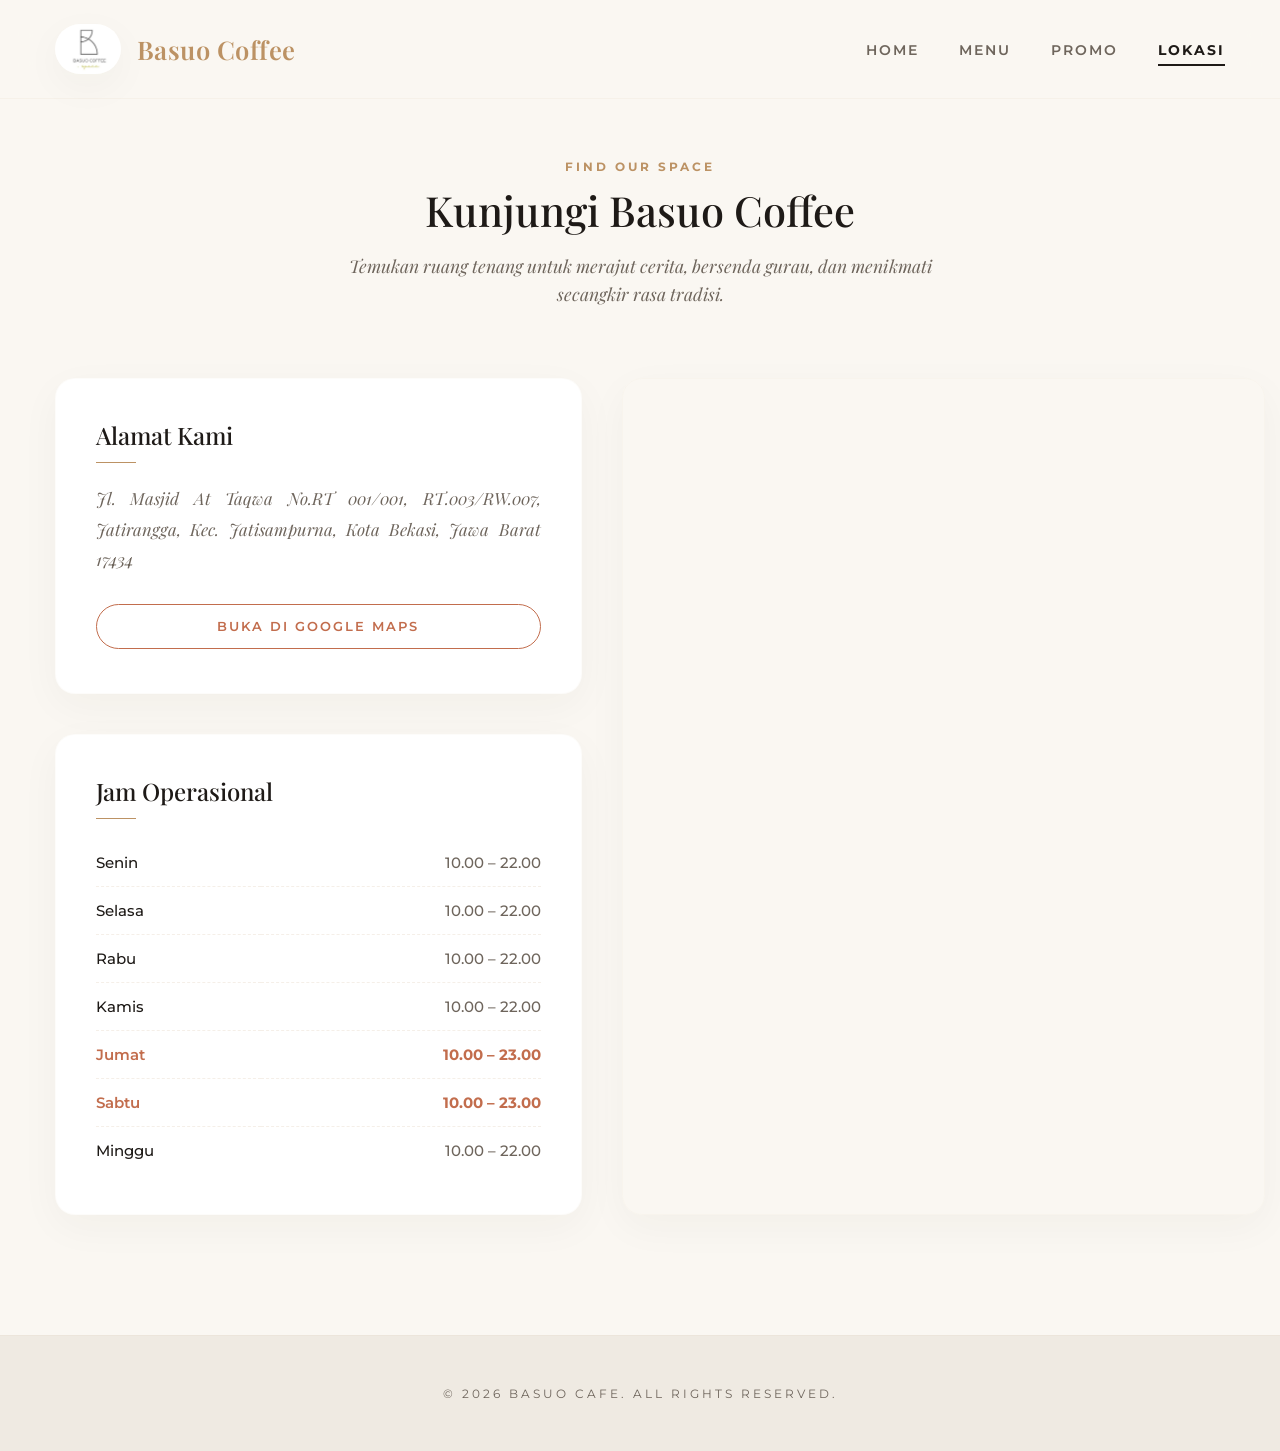
<file: location.html>
<!DOCTYPE html>
<html lang="id">
<head>
    <meta charset="UTF-8">
    <meta name="viewport" content="width=device-width, initial-scale=1.0">
    <title>Basuo Coffee | Modern Luxury Location</title>
    <!-- Google Fonts Premium Combination -->
    <link href="https://fonts.googleapis.com/css2?family=Montserrat:wght@300;400;500;600;700&family=Playfair+Display:ital,wght@0,400;0,500;0,600;1,400&display=swap" rel="stylesheet">
    <link rel="stylesheet" href="locationstyle.css">
</head>
<body>
    
    <!-- INTERACTIVE LUXURY HEADER -->
    <header id="main-header">
        <div class="header-container">
            <div class="brand">
                <div class="logo-wrapper">
                    <img src="logo.jpg" class="logo" alt="Logo Cafe Basuo" title="Logo Cafe Basuo">
                </div>
                <h1>Basuo Coffee</h1>
            </div>
            <button class="menu-toggle" aria-label="Toggle Navigation" id="menu-toggle">
                <span></span>
                <span></span>
            </button>
            <nav aria-label="Navigasi Utama" id="nav-menu">
                <ul class="nav-list">
                    <li><a class="nav-link" href="index.html">Home</a></li>
                    <li><a class="nav-link" href="menu.html">Menu</a></li>
                    <li><a class="nav-link" href="promo.html">Promo</a></li>
                    <li><a class="nav-link aktif" href="location.html">Lokasi</a></li>
                </ul>
            </nav>
        </div>
    </header>

    <main class="location-container">
        
        <!-- HEADER TITLE SECTION -->
        <section class="location-title-section reveal">
            <span class="sub-title">Find Our Space</span>
            <h2 class="page-title">Kunjungi Basuo Coffee</h2>
            <p class="location-subtitle">Temukan ruang tenang untuk merajut cerita, bersenda gurau, dan menikmati secangkir rasa tradisi.</p>
        </section>
        
        <div class="location-content">
            <!-- LEFT COLUMN: INFO CARDS -->
            <div class="info-block reveal">
                <article class="address-card">
                    <div class="card-icon-header">
                        <h3>Alamat Kami</h3>
                    </div>
                    <p>Jl. Masjid At Taqwa No.RT 001/001, RT.003/RW.007, Jatirangga, Kec. Jatisampurna, Kota Bekasi, Jawa Barat 17434</p>
                    <a href="https://maps.google.com/?q=Basuo+Coffee+Jatisampurna" target="_blank" class="maps-btn">
                        <span>Buka di Google Maps</span>
                    </a>
                </article>

                <article class="hours-card">
                    <div class="card-icon-header">
                        <h3>Jam Operasional</h3>
                    </div>
                    <table class="hours-table">
                        <tbody>
                            <tr><td>Senin</td><td class="time">10.00 – 22.00</td></tr>
                            <tr><td>Selasa</td><td class="time">10.00 – 22.00</td></tr>
                            <tr><td>Rabu</td><td class="time">10.00 – 22.00</td></tr>
                            <tr><td>Kamis</td><td class="time">10.00 – 22.00</td></tr>
                            <tr><td class="highlight-day">Jumat</td><td class="time text-highlight">10.00 – 23.00</td></tr>
                            <tr><td class="highlight-day">Sabtu</td><td class="time text-highlight">10.00 – 23.00</td></tr>
                            <tr><td>Minggu</td><td class="time">10.00 – 22.00</td></tr>
                        </tbody>
                    </table>
                </article>
            </div>

            <!-- RIGHT COLUMN: INTERACTIVE EMBED MAP -->
            <div class="map-block reveal">
                <iframe 
                    src="https://www.google.com/maps/embed?pb=!1m18!1m12!1m3!1d3965.344445892558!2d106.9198642!3d-6.3494012!2m3!1f0!2f0!3f0!3m2!1i1024!2i768!4f13.1!3m3!1m2!1s0x2e69931b6df35c43%3A0x6342bc2e30777fa1!2sJatirangga%2C%20Kec.%20Jatisampurna%2C%20Kota%20Bks%2C%20Jawa%20Barat!5e0!3m2!1sid!2sid!4v1717700000000!5m2!1sid!2sid" 
                    allowfullscreen="" 
                    loading="lazy" 
                    referrerpolicy="no-referrer-when-downgrade"
                    title="Peta Lokasi Google Maps Basuo Coffee">
                </iframe>
            </div>
        </div>
    </main>

    <!-- CLEAN SYSTEM FOOTER -->
    <footer>
        <p>&copy; 2026 BASUO CAFE. ALL RIGHTS RESERVED.</p>
    </footer>

    <!-- Script Terintegrasi untuk Hamburger Menu & Scroll Animation -->
    <script src="script.js"></script>
</body>
</html>
</file>
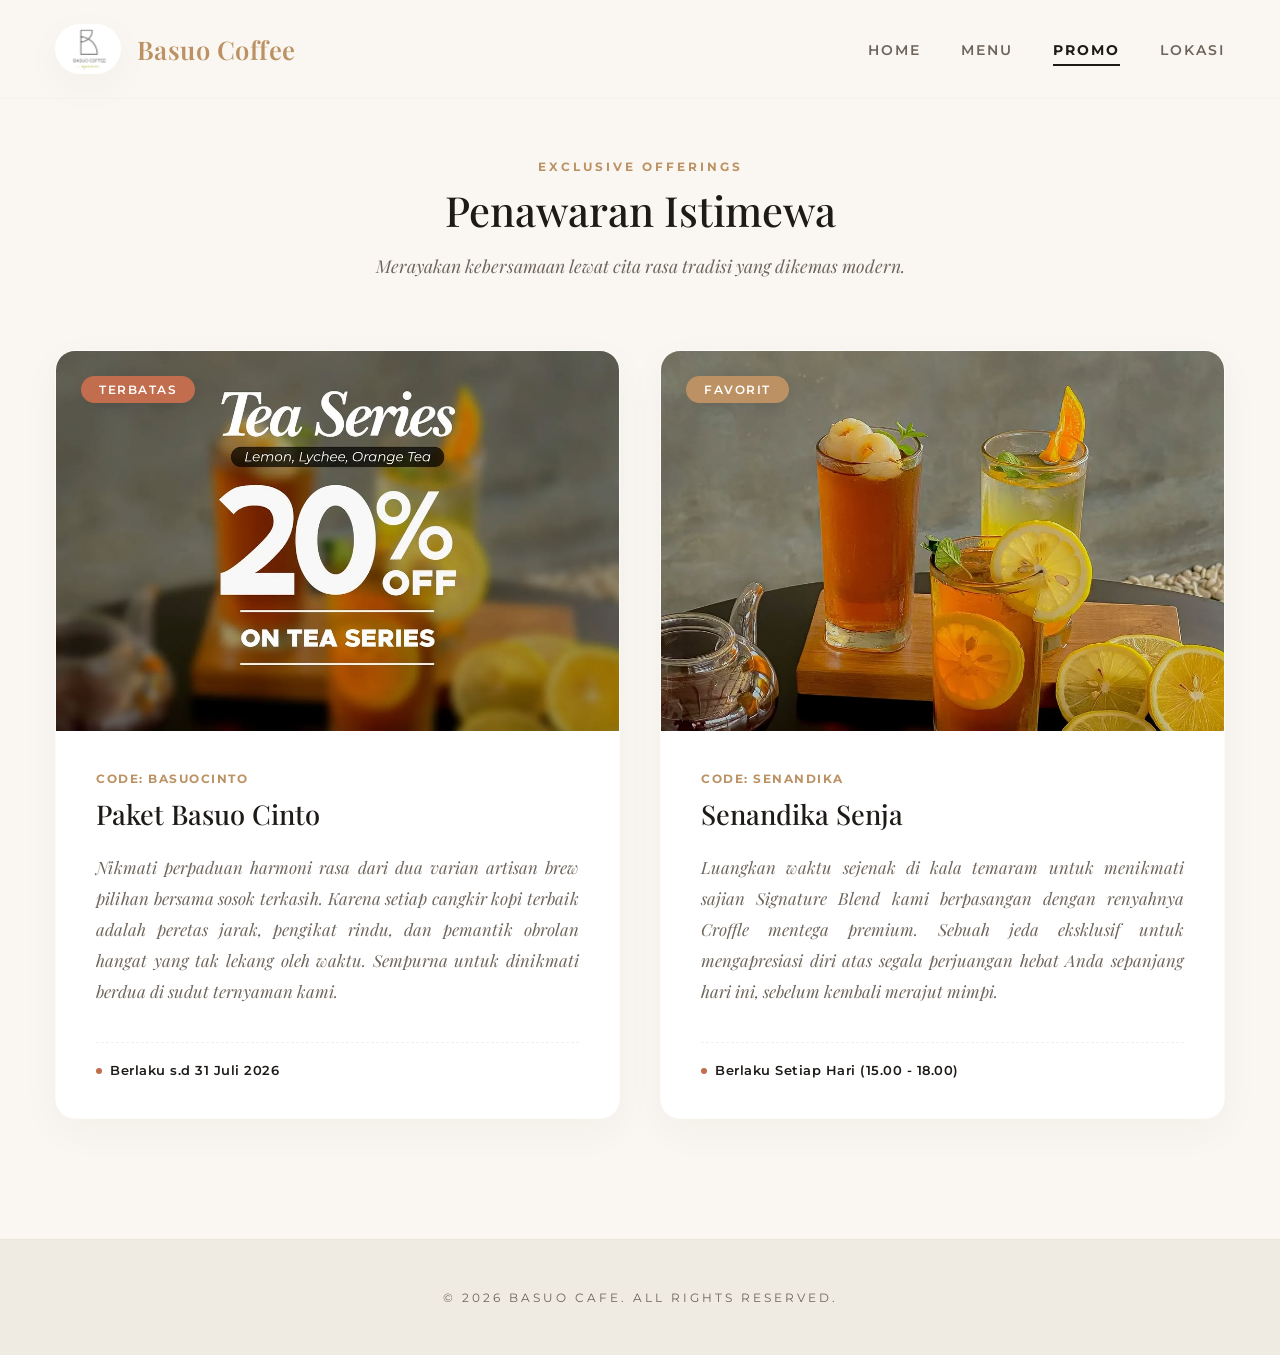
<file: promo.html>
<!DOCTYPE html>
<html lang="id">
<head>
    <meta charset="UTF-8">
    <meta name="viewport" content="width=device-width, initial-scale=1.0">
    <title>Basuo Coffee | Modern Luxury Promo</title>
    <!-- Google Fonts Premium Combination -->
    <link href="https://fonts.googleapis.com/css2?family=Montserrat:wght@300;400;500;600;700&family=Playfair+Display:ital,wght@0,400;0,500;0,600;1,400&display=swap" rel="stylesheet">
    <link rel="stylesheet" href="promostyle.css">
</head>
<body>
    
    <!-- INTERACTIVE LUXURY HEADER -->
    <header id="main-header">
        <div class="header-container">
            <div class="brand">
                <div class="logo-wrapper">
                    <img src="logo.jpg" class="logo" alt="Logo Cafe Basuo" title="Logo Cafe Basuo">
                </div>
                <h1>Basuo Coffee</h1>
            </div>
            <button class="menu-toggle" aria-label="Toggle Navigation" id="menu-toggle">
                <span></span>
                <span></span>
            </button>
            <nav aria-label="Navigasi Utama" id="nav-menu">
                <ul class="nav-list">
                    <li><a class="nav-link" href="index.html">Home</a></li>
                    <li><a class="nav-link" href="menu.html">Menu</a></li>
                    <li><a class="nav-link aktif" href="promo.html">Promo</a></li>
                    <li><a class="nav-link" href="location.html">Lokasi</a></li>
                </ul>
            </nav>
        </div>
    </header>

    <main class="promo-container">
        
        <!-- HEADER TITLE SECTION -->
        <section class="promo-title-section reveal">
            <span class="sub-title">Exclusive Offerings</span>
            <h2>Penawaran Istimewa</h2>
            <p class="promo-subtitle">Merayakan kebersamaan lewat cita rasa tradisi yang dikemas modern.</p>
        </section>

        <!-- PROMO ASYMMETRIC / MODULAR GRID -->
        <div class="promo-grid">
            <article class="promo-card reveal">
                <div class="promo-image-wrapper">
                    <img src="promo1.jpg" alt="Promo Paket Basuo Cinto">
                    <span class="promo-tag tag-limited">Terbatas</span>
                </div>
                <div class="promo-content">
                    <span class="promo-code">CODE: BASUOCINTO</span>
                    <h3>Paket Basuo Cinto</h3>
                    <p>
                        Nikmati perpaduan harmoni rasa dari dua varian artisan brew pilihan bersama sosok terkasih. Karena 
                        setiap cangkir kopi terbaik adalah peretas jarak, pengikat rindu, dan pemantik obrolan hangat 
                        yang tak lekang oleh waktu. Sempurna untuk dinikmati berdua di sudut ternyaman kami.
                    </p>
                    <div class="promo-footer">
                        <span class="promo-validity">Berlaku s.d 31 Juli 2026</span>
                    </div>
                </div>
            </article>

            <article class="promo-card reveal">
                <div class="promo-image-wrapper">
                    <img src="promo2.jpg" alt="Promo Senandika Senja">
                    <span class="promo-tag tag-favorite">Favorit</span>
                </div>
                <div class="promo-content">
                    <span class="promo-code">CODE: SENANDIKA</span>
                    <h3>Senandika Senja</h3>
                    <p>
                        Luangkan waktu sejenak di kala temaram untuk menikmati sajian Signature Blend kami berpasangan 
                        dengan renyahnya Croffle mentega premium. Sebuah jeda eksklusif untuk mengapresiasi diri 
                        atas segala perjuangan hebat Anda sepanjang hari ini, sebelum kembali merajut mimpi.
                    </p>
                    <div class="promo-footer">
                        <span class="promo-validity">Berlaku Setiap Hari (15.00 - 18.00)</span>
                    </div>
                </div>
            </article>
        </div>

    </main>

    <!-- CLEAN SYSTEM FOOTER -->
    <footer>
        <p>&copy; 2026 BASUO CAFE. ALL RIGHTS RESERVED.</p>
    </footer>

    <!-- Script Terintegrasi untuk Hamburger Menu & Scroll Animation -->
    <script src="script.js"></script>
</body>
</html>
</file>
<file: locationstyle.css>
/* ==========================================================================
   1. SYSTEM DESIGN & VARIABEL WARNA PREMIUM
   ========================================================================== */
:root {
    --bg-main: #FAF7F2;
    --card-bg: #FFFFFF;
    --accent-gold: #BC9264;
    --accent-clay: #C26D4D;
    --text-dark: #1E1A17;
    --text-muted: #6E655C;
    --shadow-luxury: 0 12px 40px rgba(45, 39, 34, 0.04);
    --shadow-luxury-hover: 0 25px 60px rgba(188, 146, 100, 0.12);
    --anim-smooth: cubic-bezier(0.16, 1, 0.3, 1);
    --font-serif: 'Playfair Display', Georgia, serif;
    --font-sans: 'Montserrat', 'Segoe UI', sans-serif;
}

* {
    margin: 0;
    padding: 0;
    box-sizing: border-box;
}

html {
    height: 100%;
}

body {
    background-color: var(--bg-main);
    font-family: var(--font-sans);
    color: var(--text-dark);
    overflow-x: hidden;
    -webkit-font-smoothing: antialiased;
    display: flex;
    flex-direction: column;
    min-height: 100vh;
}

/* Base Utility untuk Animasi JavaScript Interaktif Scroll */
.reveal {
    opacity: 0;
    transform: translateY(35px);
    transition: transform 1.2s var(--anim-smooth), opacity 1.2s ease;
}
.reveal.active {
    opacity: 1;
    transform: translateY(0);
}

/* ==========================================================================
   2. UNIFIED GLASSMORPHISM NAVBAR WITH MICRO-INTERACTIONS
   ========================================================================== */
header {
    background-color: rgba(250, 247, 242, 0.75);
    backdrop-filter: blur(20px);
    -webkit-backdrop-filter: blur(20px);
    border-bottom: 1px solid rgba(188, 146, 100, 0.06);
    padding: 24px 0;
    position: sticky;
    top: 0;
    z-index: 1000;
    transition: padding 0.4s var(--anim-smooth), background-color 0.4s ease;
}

header.scrolled {
    padding: 14px 0;
    background-color: rgba(255, 255, 255, 0.92);
    box-shadow: 0 10px 30px rgba(45, 39, 34, 0.03);
}

.header-container {
    max-width: 1250px;
    margin: 0 auto;
    padding: 0 40px;
    display: flex;
    justify-content: space-between;
    align-items: center;
}

.brand {
    display: flex;
    align-items: center;
    gap: 16px;
}

.logo-wrapper {
    overflow: hidden;
    border-radius: 50px;
    box-shadow: var(--shadow-luxury);
    display: flex;
    align-items: center;
    justify-content: center;
}

.logo {
    height: 50px;
    width: auto;
    object-fit: contain;
}

.brand h1 {
    font-family: var(--font-serif);
    font-size: 1.6rem;
    font-weight: 600;
    color: var(--accent-gold);
    letter-spacing: 0.5px;
}

nav ul {
    display: flex;
    list-style: none;
    gap: 40px;
}

.nav-link {
    text-decoration: none;
    color: var(--text-muted);
    font-size: 0.85rem;
    font-weight: 600;
    letter-spacing: 2px;
    text-transform: uppercase;
    padding: 8px 0;
    position: relative;
    transition: color 0.3s ease;
}

.nav-link::after {
    content: '';
    position: absolute;
    bottom: 0;
    left: 50%;
    width: 0;
    height: 2px;
    background-color: var(--accent-clay);
    transition: width 0.3s var(--anim-smooth), left 0.3s var(--anim-smooth);
}
.nav-link:hover { color: var(--accent-clay); }
.nav-link:hover::after { width: 100%; left: 0; }

.nav-link.aktif { color: var(--text-dark); font-weight: 700; }
.nav-link.aktif::after { width: 100%; left: 0; background-color: var(--text-dark); }

/* Mobile Menu Toggle Hamburger */
.menu-toggle {
    display: none;
    background: none;
    border: none;
    cursor: pointer;
    flex-direction: column;
    gap: 6px;
    z-index: 1001;
}
.menu-toggle span {
    display: block;
    width: 25px;
    height: 2px;
    background-color: var(--text-dark);
    transition: all 0.3s ease;
}

/* ==========================================================================
   3. LAYOUT UTAMA LOKASI (ASYMMETRIC TWO-COLUMN DESIGN)
   ========================================================================== */
.location-container {
    max-width: 1250px;
    margin: 60px auto 120px auto;
    padding: 0 40px;
    flex: 1; 
}

.location-title-section {
    text-align: center;
    margin-bottom: 70px;
}

.sub-title {
    font-size: 0.75rem;
    font-weight: 700;
    letter-spacing: 3px;
    text-transform: uppercase;
    color: var(--accent-gold);
    display: block;
    margin-bottom: 8px;
}

.page-title {
    font-family: var(--font-serif);
    font-size: 2.6rem;
    color: var(--text-dark);
    margin-bottom: 15px;
    font-weight: 500;
}

.location-subtitle {
    font-family: var(--font-serif);
    color: var(--text-muted);
    font-style: italic;
    font-size: 1.1rem;
    max-width: 650px;
    margin: 0 auto;
    line-height: 1.6;
}

/* Main Content Wrapper Splitting */
.location-content {
    display: grid;
    grid-template-columns: 45% 55%;
    gap: 40px;
    align-items: stretch;
}

/* Kolom Kiri (Info Blocks) */
.info-block {
    display: flex;
    flex-direction: column;
    gap: 40px;
}

.address-card, .hours-card {
    background-color: var(--card-bg);
    padding: 40px;
    border-radius: 20px;
    box-shadow: var(--shadow-luxury);
    border: 1px solid rgba(188, 146, 100, 0.03);
    transition: transform 0.5s var(--anim-smooth), box-shadow 0.5s ease;
}

.address-card:hover, .hours-card:hover {
    transform: translateY(-5px);
    box-shadow: var(--shadow-luxury-hover);
}

.address-card h3, .hours-card h3 {
    font-family: var(--font-serif);
    color: var(--text-dark);
    font-size: 1.5rem;
    margin-bottom: 20px;
    font-weight: 500;
    position: relative;
    padding-bottom: 12px;
}

.address-card h3::after, .hours-card h3::after {
    content: '';
    position: absolute;
    bottom: 0;
    left: 0;
    width: 40px;
    height: 1px;
    background-color: var(--accent-gold);
}

.address-card p {
    font-family: var(--font-serif);
    color: var(--text-muted);
    line-height: 1.8;
    font-size: 1.05rem;
    font-style: italic;
    margin-bottom: 30px;
    text-align: justify;
}

/* PREMIUM ACTION BUTTON (MAPS LINK) */
.maps-btn {
    background-color: transparent;
    color: var(--accent-clay);
    border: 1px solid var(--accent-clay);
    padding: 14px 28px;
    font-family: var(--font-sans);
    font-size: 0.8rem;
    font-weight: 600;
    text-transform: uppercase;
    letter-spacing: 2px;
    border-radius: 50px;
    cursor: pointer;
    display: inline-block;
    text-decoration: none;
    text-align: center;
    width: 100%;
    position: relative;
    overflow: hidden;
    z-index: 1;
    transition: color 0.4s var(--anim-smooth), border-color 0.4s var(--anim-smooth);
}

.maps-btn::before {
    content: '';
    position: absolute;
    top: 0;
    left: 0;
    width: 0;
    height: 100%;
    background-color: var(--accent-clay);
    z-index: -1;
    transition: width 0.4s var(--anim-smooth);
}

.maps-btn:hover { color: #FFFFFF; }
.maps-btn:hover::before { width: 100%; }

/* Minimalist Operational Timetable */
.hours-table {
    width: 100%;
    border-collapse: collapse;
}

.hours-table tr {
    border-bottom: 1px dashed rgba(188, 146, 100, 0.15);
}

.hours-table tr:last-child {
    border-bottom: none;
}

.hours-table td {
    padding: 14px 0;
    color: var(--text-dark);
    font-size: 0.95rem;
    font-weight: 500;
}

.hours-table td.time {
    text-align: right;
    color: var(--text-muted);
}

.highlight-day {
    color: var(--accent-clay) !important;
    font-weight: 600 !important;
}

.hours-table td.text-highlight {
    color: var(--accent-clay);
    font-weight: 700;
}

/* Kolom Kanan (Modern Map Frame) */
.map-block {
    border-radius: 20px;
    overflow: hidden;
    box-shadow: var(--shadow-luxury);
    border: 1px solid rgba(188, 146, 100, 0.03);
    position: relative;
    min-height: 550px;
    transition: transform 0.5s var(--anim-smooth), box-shadow 0.5s ease;
}

.map-block:hover {
    transform: translateY(-5px);
    box-shadow: var(--shadow-luxury-hover);
}

.map-block iframe {
    width: 100%;
    height: 100%;
    border: none;
    display: block;
    filter: grayscale(10%) contrast(102%) sepia(4%);
    transition: filter 0.5s ease;
}

.map-block:hover iframe {
    filter: grayscale(0%) contrast(100%);
}

/* ==========================================================================
   4. CLEAN ARCHITECTURE FOOTER
   ========================================================================== */
footer {
    background-color: #EFEAE2;
    padding: 50px 20px;
    text-align: center;
    border-top: 1px solid rgba(188, 146, 100, 0.06);
    margin-top: auto; 
}

footer p {
    color: var(--text-muted);
    font-size: 0.75rem;
    letter-spacing: 3px;
    text-transform: uppercase;
}

/* ==========================================================================
   5. INTERACTIVE RESPONSIVE MEDIA QUERIES
   ========================================================================== */
@media screen and (max-width: 992px) {
    .header-container, .location-container { padding: 0 30px; }
    .location-content { grid-template-columns: 1fr; gap: 40px; }
    .map-block { min-height: 400px; }
}

@media screen and (max-width: 768px) {
    .menu-toggle { display: flex; }
    
    nav {
        position: fixed;
        top: 0;
        right: -100%;
        width: 80%;
        height: 100vh;
        background-color: rgba(250, 247, 242, 0.98);
        backdrop-filter: blur(25px);
        -webkit-backdrop-filter: blur(25px);
        box-shadow: -10px 0 40px rgba(0,0,0,0.05);
        z-index: 1000;
        display: flex;
        align-items: center;
        justify-content: center;
        transition: right 0.5s var(--anim-smooth);
    }
    nav.active { right: 0; }
    nav ul { flex-direction: column; gap: 35px; text-align: center; }
    
    .menu-toggle.active span:nth-child(1) { transform: rotate(45deg) translate(5px, 6px); }
    .menu-toggle.active span:nth-child(2) { transform: rotate(-45deg) translate(5px, -6px); }

    .location-container { margin: 40px auto 80px auto; }
    .page-title { font-size: 2rem; }
    .location-subtitle { font-size: 1rem; }
    .address-card, .hours-card { padding: 30px 25px; }
    .map-block { min-height: 350px; }
}
</file>
<file: promostyle.css>
/* ==========================================================================
   1. SYSTEM DESIGN & VARIABEL WARNA PREMIUM
   ========================================================================== */
:root {
    --bg-main: #FAF7F2;
    --card-bg: #FFFFFF;
    --accent-gold: #BC9264;
    --accent-clay: #C26D4D;
    --text-dark: #1E1A17;
    --text-muted: #6E655C;
    --shadow-luxury: 0 12px 40px rgba(45, 39, 34, 0.04);
    --shadow-luxury-hover: 0 25px 60px rgba(188, 146, 100, 0.12);
    --anim-smooth: cubic-bezier(0.16, 1, 0.3, 1);
    --font-serif: 'Playfair Display', Georgia, serif;
    --font-sans: 'Montserrat', 'Segoe UI', sans-serif;
}

* {
    margin: 0;
    padding: 0;
    box-sizing: border-box;
}

html {
    height: 100%;
}

body {
    background-color: var(--bg-main);
    font-family: var(--font-sans);
    color: var(--text-dark);
    overflow-x: hidden;
    -webkit-font-smoothing: antialiased;
    display: flex;
    flex-direction: column;
    min-height: 100vh;
}

/* Base Utility untuk Animasi JavaScript Interaktif Scroll */
.reveal {
    opacity: 0;
    transform: translateY(35px);
    transition: transform 1.2s var(--anim-smooth), opacity 1.2s ease;
}
.reveal.active {
    opacity: 1;
    transform: translateY(0);
}

/* ==========================================================================
   2. UNIFIED GLASSMORPHISM NAVBAR WIHT MICRO-INTERACTIONS
   ========================================================================== */
header {
    background-color: rgba(250, 247, 242, 0.75);
    backdrop-filter: blur(20px);
    -webkit-backdrop-filter: blur(20px);
    border-bottom: 1px solid rgba(188, 146, 100, 0.06);
    padding: 24px 0;
    position: sticky;
    top: 0;
    z-index: 1000;
    transition: padding 0.4s var(--anim-smooth), background-color 0.4s ease;
}

header.scrolled {
    padding: 14px 0;
    background-color: rgba(255, 255, 255, 0.92);
    box-shadow: 0 10px 30px rgba(45, 39, 34, 0.03);
}

.header-container {
    max-width: 1250px;
    margin: 0 auto;
    padding: 0 40px;
    display: flex;
    justify-content: space-between;
    align-items: center;
}

.brand {
    display: flex;
    align-items: center;
    gap: 16px;
}

.logo-wrapper {
    overflow: hidden;
    border-radius: 50px;
    box-shadow: var(--shadow-luxury);
    display: flex;
    align-items: center;
    justify-content: center;
}

.logo {
    height: 50px;
    width: auto;
    object-fit: contain;
}

.brand h1 {
    font-family: var(--font-serif);
    font-size: 1.6rem;
    font-weight: 600;
    color: var(--accent-gold);
    letter-spacing: 0.5px;
}

nav ul {
    display: flex;
    list-style: none;
    gap: 40px;
}

.nav-link {
    text-decoration: none;
    color: var(--text-muted);
    font-size: 0.85rem;
    font-weight: 600;
    letter-spacing: 2px;
    text-transform: uppercase;
    padding: 8px 0;
    position: relative;
    transition: color 0.3s ease;
}

.nav-link::after {
    content: '';
    position: absolute;
    bottom: 0;
    left: 50%;
    width: 0;
    height: 2px;
    background-color: var(--accent-clay);
    transition: width 0.3s var(--anim-smooth), left 0.3s var(--anim-smooth);
}
.nav-link:hover { color: var(--accent-clay); }
.nav-link:hover::after { width: 100%; left: 0; }

.nav-link.aktif { color: var(--text-dark); font-weight: 700; }
.nav-link.aktif::after { width: 100%; left: 0; background-color: var(--text-dark); }

/* Mobile Menu Toggle Hamburger */
.menu-toggle {
    display: none;
    background: none;
    border: none;
    cursor: pointer;
    flex-direction: column;
    gap: 6px;
    z-index: 1001;
}
.menu-toggle span {
    display: block;
    width: 25px;
    height: 2px;
    background-color: var(--text-dark);
    transition: all 0.3s ease;
}

/* ==========================================================================
   3. KONTEN PROMO UTAMA & JUDUL HALAMAN
   ========================================================================== */
.promo-container {
    max-width: 1250px;
    margin: 60px auto 120px auto;
    padding: 0 40px;
    flex: 1; 
}

.promo-title-section {
    text-align: center;
    margin-bottom: 70px;
}

.sub-title {
    font-size: 0.75rem;
    font-weight: 700;
    letter-spacing: 3px;
    text-transform: uppercase;
    color: var(--accent-gold);
    display: block;
    margin-bottom: 8px;
}

.promo-title-section h2 {
    font-family: var(--font-serif);
    font-size: 2.6rem;
    color: var(--text-dark);
    margin-bottom: 15px;
    font-weight: 500;
}

.promo-subtitle {
    font-family: var(--font-serif);
    color: var(--text-muted);
    font-style: italic;
    font-size: 1.1rem;
    max-width: 600px;
    margin: 0 auto;
    line-height: 1.6;
}

/* ==========================================================================
   4. SISTEM GRID & PREMIUM MODULAR PROMO CARDS
   ========================================================================== */
.promo-grid {
    display: grid;
    grid-template-columns: repeat(2, 1fr);
    gap: 40px;
}

.promo-card {
    background-color: var(--card-bg);
    border-radius: 20px;
    overflow: hidden;
    box-shadow: var(--shadow-luxury);
    border: 1px solid rgba(188, 146, 100, 0.03);
    transition: transform 0.5s var(--anim-smooth), box-shadow 0.5s ease;
    display: flex;
    flex-direction: column;
}

.promo-card:hover {
    transform: translateY(-8px);
    box-shadow: var(--shadow-luxury-hover);
}

.promo-image-wrapper {
    position: relative;
    width: 100%;
    height: 380px; 
    overflow: hidden;
}

.promo-image-wrapper img {
    width: 100%;
    height: 100%;
    object-fit: cover; 
    transition: transform 0.8s var(--anim-smooth);
}

.promo-card:hover .promo-image-wrapper img {
    transform: scale(1.04); 
}

/* Premium Visual Badges */
.promo-tag {
    position: absolute;
    top: 25px;
    left: 25px;
    color: #FFFFFF;
    padding: 6px 18px;
    font-size: 0.75rem;
    text-transform: uppercase;
    letter-spacing: 1.5px;
    font-weight: 600;
    border-radius: 30px;
    box-shadow: 0 4px 15px rgba(0, 0, 0, 0.1);
}
.tag-limited { background-color: var(--accent-clay); }
.tag-favorite { background-color: var(--accent-gold); }

/* Kotak Teks Keterangan Promo */
.promo-content {
    padding: 40px;
    display: flex;
    flex-direction: column;
    flex-grow: 1;
}

.promo-code {
    font-size: 0.75rem;
    font-weight: 700;
    color: var(--accent-gold);
    letter-spacing: 1.5px;
    display: block;
    margin-bottom: 10px;
}

.promo-content h3 {
    font-family: var(--font-serif);
    font-size: 1.7rem;
    color: var(--text-dark);
    margin-bottom: 20px;
    font-weight: 500;
}

.promo-content p {
    font-family: var(--font-serif);
    color: var(--text-muted);
    font-size: 1.05rem;
    font-style: italic;
    line-height: 1.85;
    text-align: justify;
    margin-bottom: 35px;
    flex-grow: 1;
}

.promo-footer {
    border-top: 1px dashed rgba(188, 146, 100, 0.15);
    padding-top: 20px;
    display: flex;
    align-items: center;
}

.promo-validity {
    font-size: 0.8rem;
    font-weight: 600;
    color: var(--text-dark);
    letter-spacing: 0.5px;
    display: flex;
    align-items: center;
    gap: 8px;
}

.promo-validity::before {
    content: '';
    display: inline-block;
    width: 6px;
    height: 6px;
    background-color: var(--accent-clay);
    border-radius: 50%;
}

/* ==========================================================================
   5. PENUTUP FOOTER
   ========================================================================== */
footer {
    background-color: #EFEAE2;
    padding: 50px 20px;
    text-align: center;
    border-top: 1px solid rgba(188, 146, 100, 0.06);
    margin-top: auto; 
}

footer p {
    color: var(--text-muted);
    font-size: 0.75rem;
    letter-spacing: 3px;
    text-transform: uppercase;
}

/* ==========================================================================
   6. INTERACTIVE RESPONSIVE MEDIA QUERIES
   ========================================================================== */
@media screen and (max-width: 992px) {
    .header-container, .promo-container { padding: 0 30px; }
    .promo-grid { grid-template-columns: 1fr; gap: 35px; }
}

@media screen and (max-width: 768px) {
    .menu-toggle { display: flex; }
    
    nav {
        position: fixed;
        top: 0;
        right: -100%;
        width: 80%;
        height: 100vh;
        background-color: rgba(250, 247, 242, 0.98);
        backdrop-filter: blur(25px);
        -webkit-backdrop-filter: blur(25px);
        box-shadow: -10px 0 40px rgba(0,0,0,0.05);
        z-index: 1000;
        display: flex;
        align-items: center;
        justify-content: center;
        transition: right 0.5s var(--anim-smooth);
    }
    nav.active { right: 0; }
    nav ul { flex-direction: column; gap: 35px; text-align: center; }
    
    .menu-toggle.active span:nth-child(1) { transform: rotate(45deg) translate(5px, 6px); }
    .menu-toggle.active span:nth-child(2) { transform: rotate(-45deg) translate(5px, -6px); }

    .promo-container { margin: 40px auto 80px auto; }
    .promo-title-section h2 { font-size: 2rem; }
    .promo-subtitle { font-size: 1rem; }
    .promo-image-wrapper { height: 300px; }
    .promo-content { padding: 30px 25px; }
}
</file>
